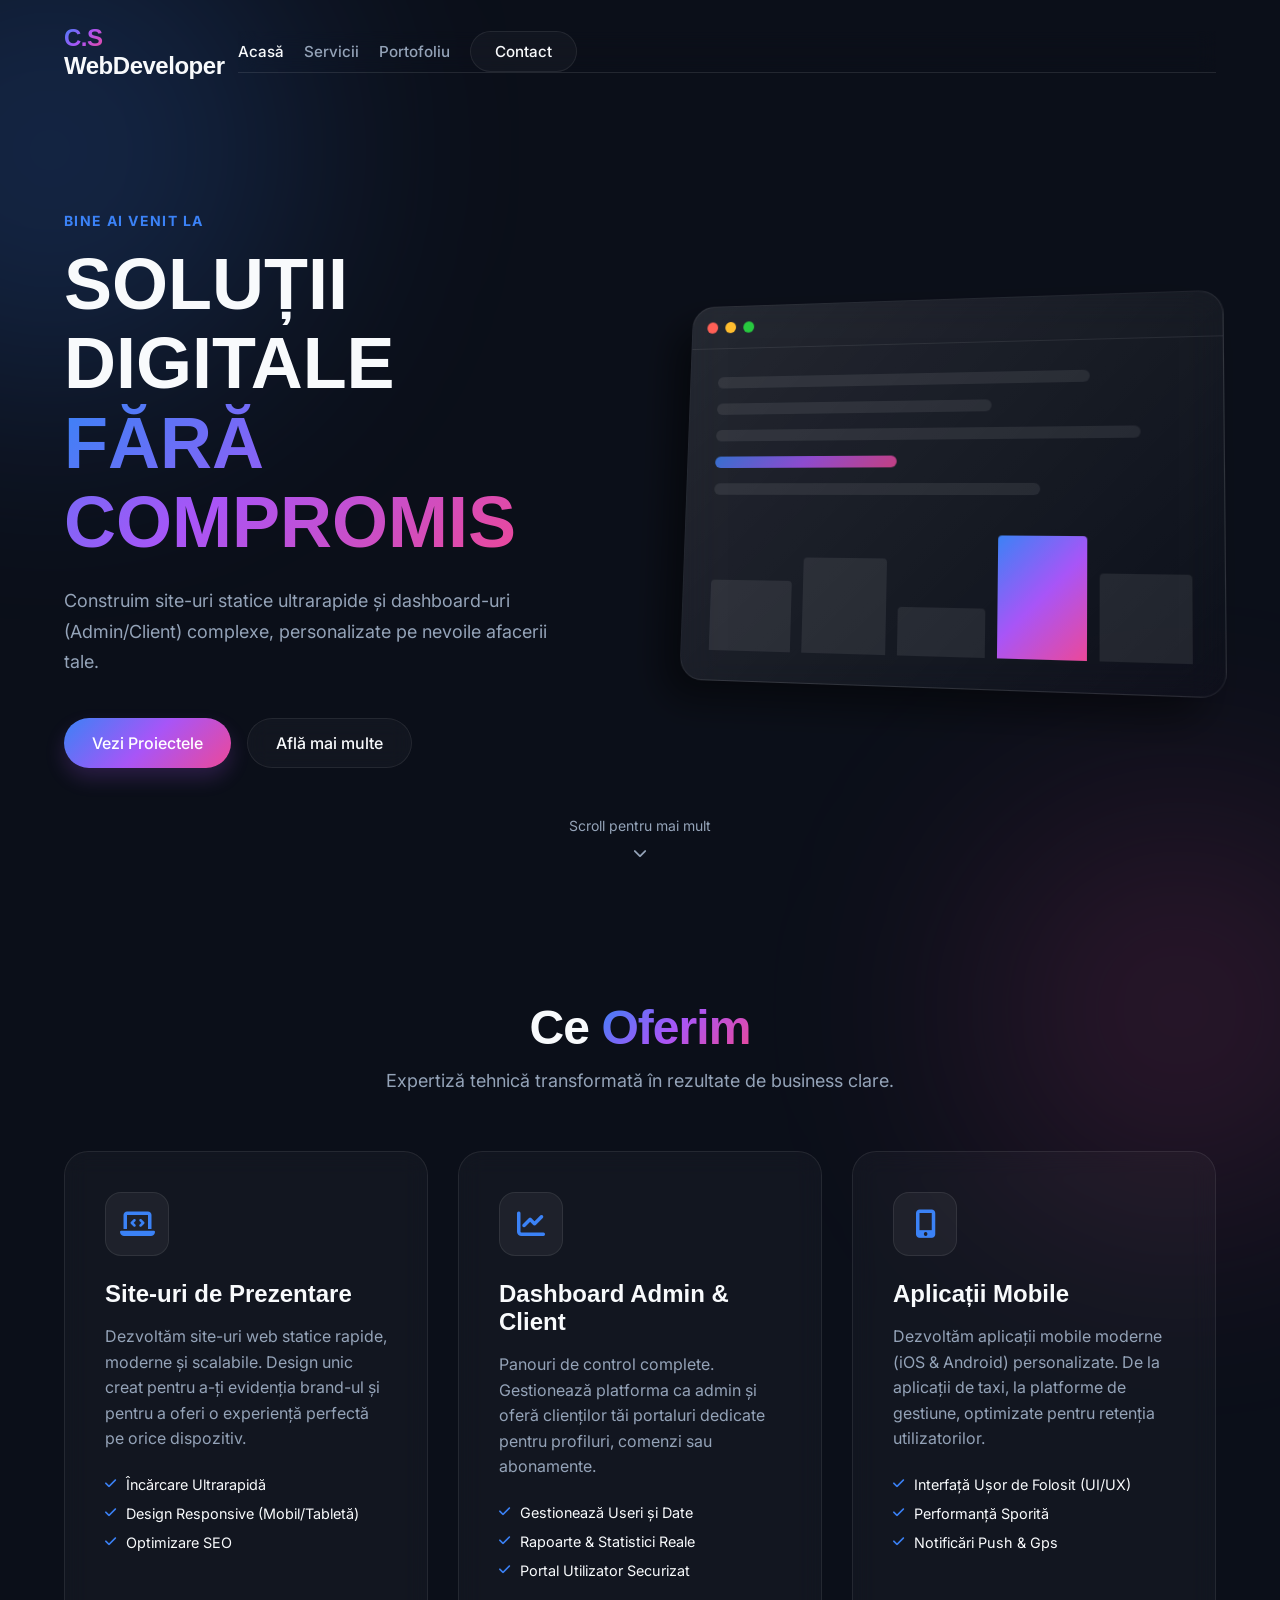
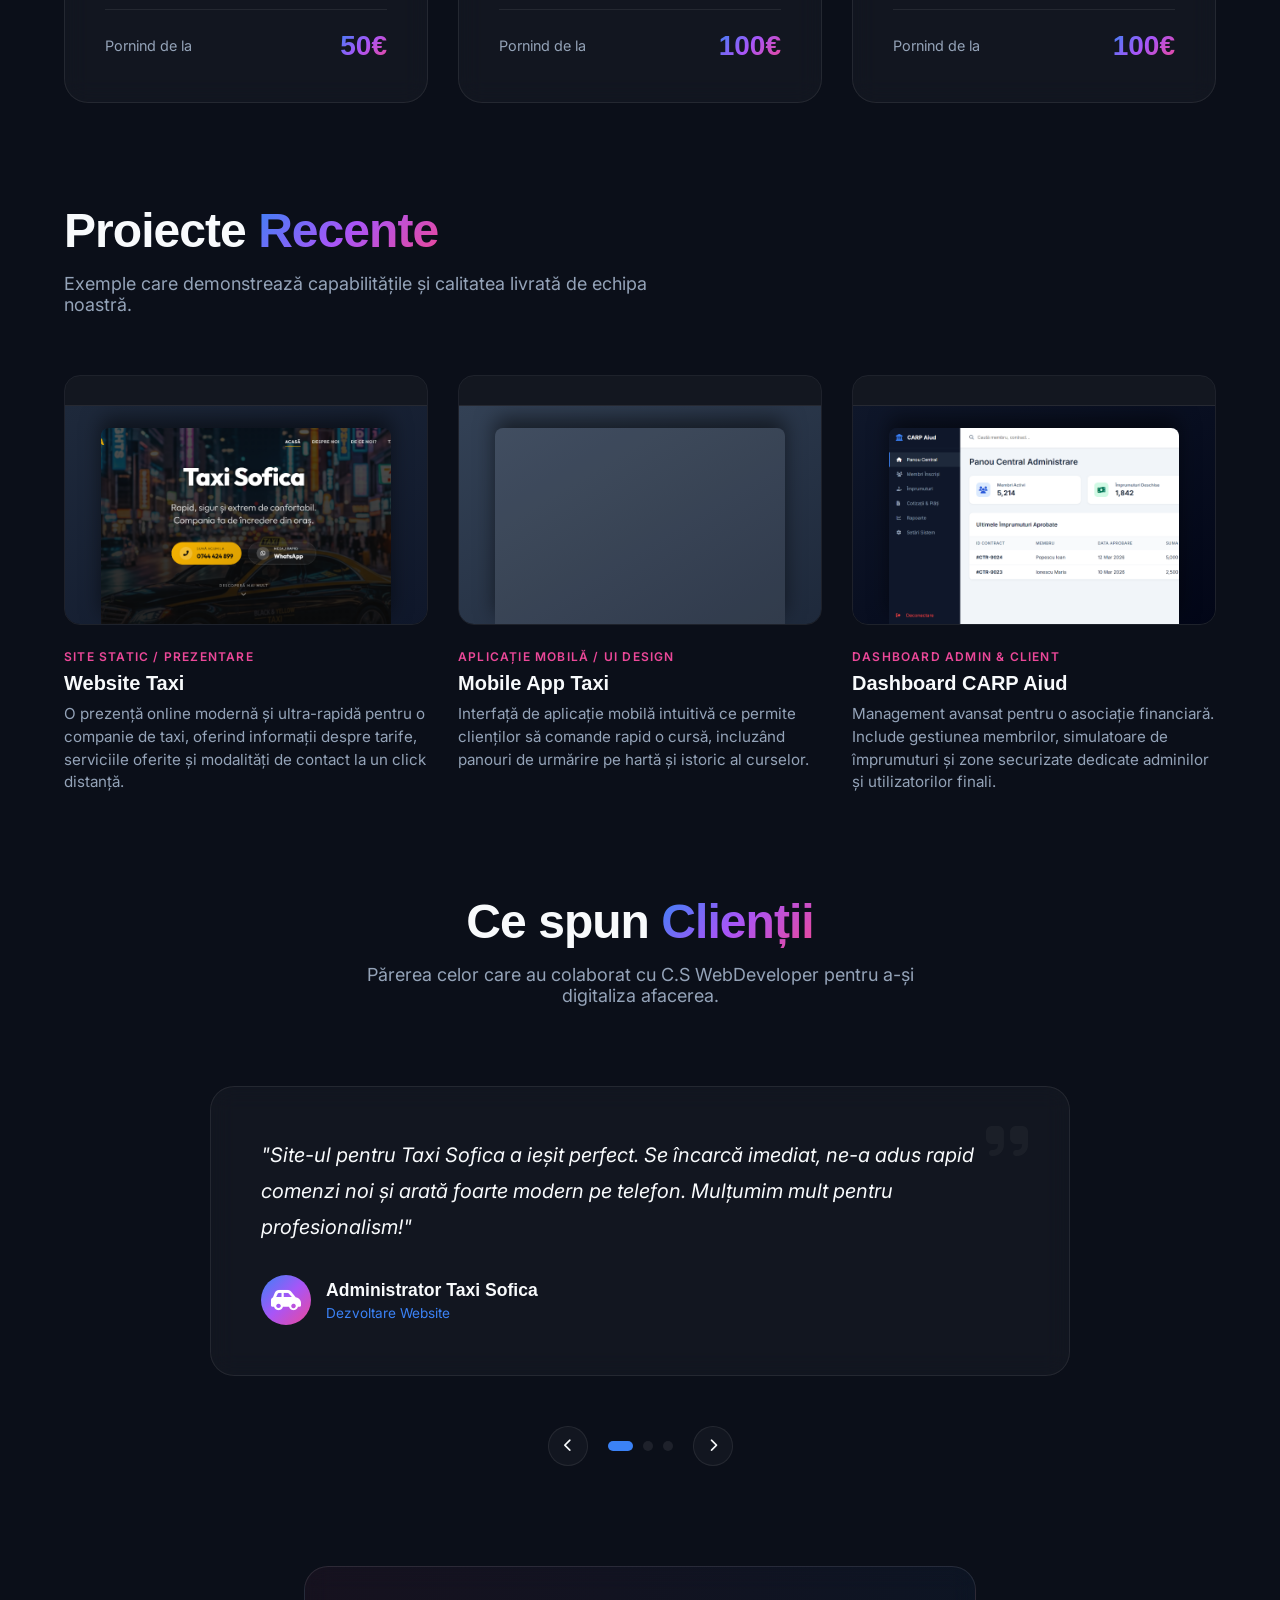
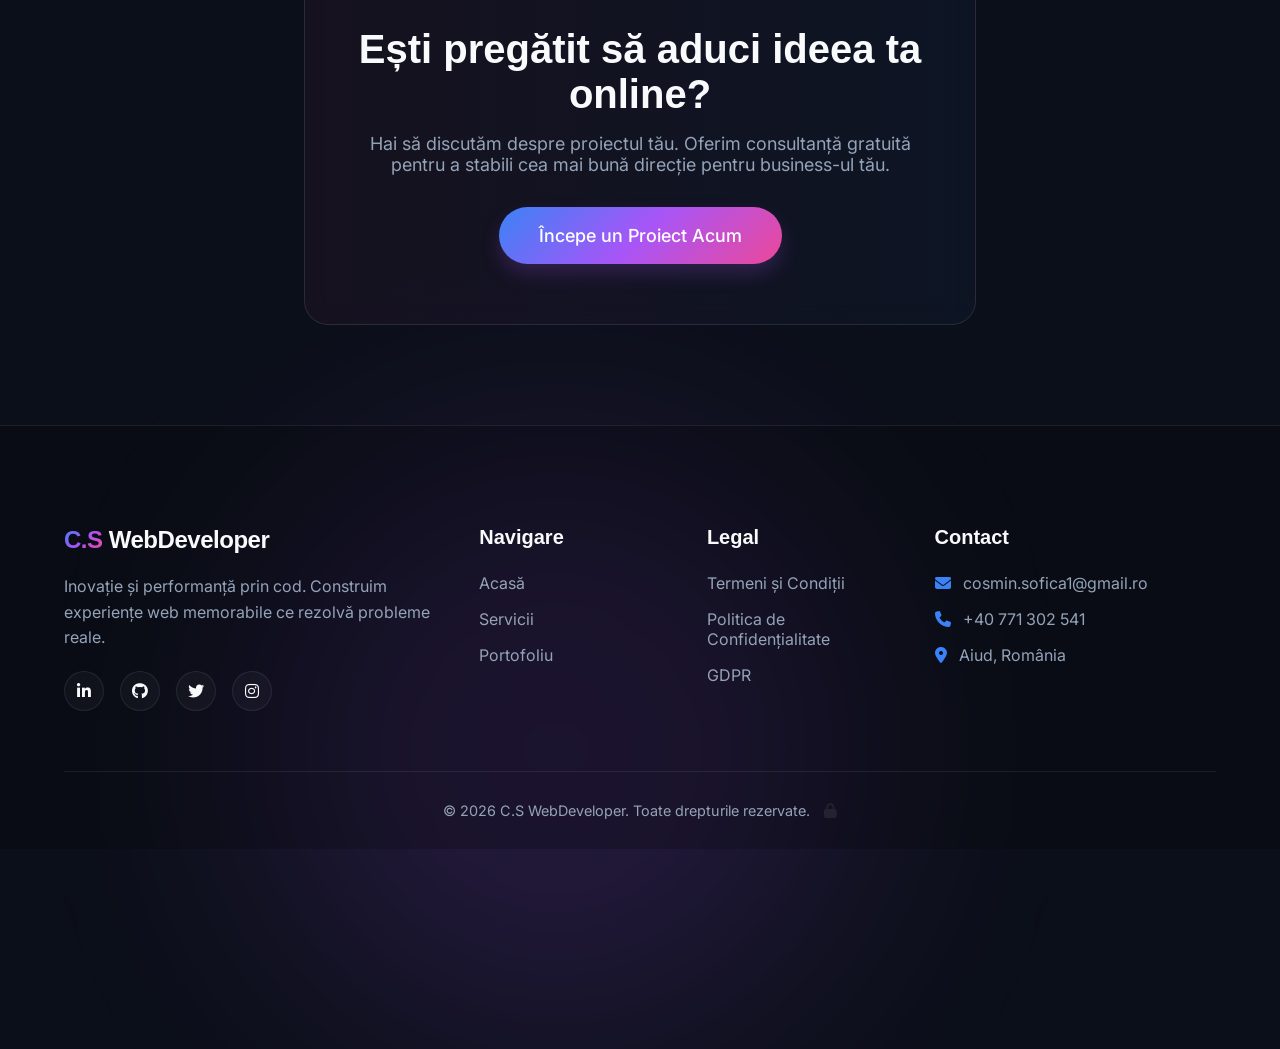
<file: index.html>
<!DOCTYPE html>
<html lang="ro">

<head>
    <meta charset="UTF-8">
    <meta name="viewport" content="width=device-width, initial-scale=1.0">
    <title>C.S WebDeveloper | Portofoliu</title>
    <meta name="description"
        content="Portofoliul oficial al C.S WebDeveloper. Experți în site-uri statice și dashboard-uri (Admin/Client).">

    <!-- Google Fonts -->
    <link rel="preconnect" href="https://fonts.googleapis.com">
    <link rel="preconnect" href="https://fonts.gstatic.com" crossorigin>
    <link
        href="https://fonts.googleapis.com/css2?family=Clash+Display:wght@400;500;600;700&family=Inter:wght@300;400;500;600&display=swap"
        rel="stylesheet">

    <!-- FontAwesome pt pictograme -->
    <link rel="stylesheet" href="https://cdnjs.cloudflare.com/ajax/libs/font-awesome/6.4.0/css/all.min.css">

    <link rel="stylesheet" href="style.css">
</head>

<body>
    <!-- Background elemente animate -->
    <div class="blob blob-1"></div>
    <div class="blob blob-2"></div>
    <div class="blob blob-3"></div>

    <!-- Header Navigation -->
    <header class="navbar">
        <div class="container nav-container">
            <a href="#" class="logo">
                <span class="logo-accent">C.S</span> WebDeveloper
            </a>
            <nav class="nav-links">
                <a href="#home" class="nav-link active">Acasă</a>
                <a href="#services" class="nav-link">Servicii</a>
                <a href="#portfolio" class="nav-link">Portofoliu</a>
                <a href="contact.html" class="nav-btn">Contact</a>
            </nav>
            <div class="hamburger">
                <i class="fas fa-bars"></i>
            </div>
        </div>
    </header>

    <!-- Hero Section -->
    <section id="home" class="hero">
        <div class="container hero-content">
            <div class="hero-text">
                <h2 class="subtitle">BINE AI VENIT LA</h2>
                <h1 class="title">SOLUȚII DIGITALE <br><span class="gradient-text">FĂRĂ COMPROMIS</span></h1>
                <p class="description">Construim site-uri statice ultrarapide și dashboard-uri (Admin/Client) complexe,
                    personalizate pe nevoile afacerii tale.</p>
                <div class="hero-buttons">
                    <a href="#portfolio" class="btn btn-primary">Vezi Proiectele</a>
                    <a href="#services" class="btn btn-secondary">Află mai multe</a>
                </div>
            </div>
            <div class="hero-visual">
                <div class="glass-panel main-panel">
                    <div class="panel-header">
                        <div class="dot red"></div>
                        <div class="dot yellow"></div>
                        <div class="dot green"></div>
                    </div>
                    <div class="panel-body">
                        <div class="code-line w-80"></div>
                        <div class="code-line w-60"></div>
                        <div class="code-line w-90"></div>
                        <div class="code-line w-40 highlight"></div>
                        <div class="code-line w-70"></div>
                        <div class="chart-container">
                            <div class="bar h-60"></div>
                            <div class="bar h-80"></div>
                            <div class="bar h-40"></div>
                            <div class="bar h-100 accent"></div>
                            <div class="bar h-70"></div>
                        </div>
                    </div>
                </div>
            </div>
        </div>
        <div class="scroll-indicator">
            <span>Scroll pentru mai mult</span>
            <i class="fas fa-chevron-down"></i>
        </div>
    </section>

    <!-- Services Section -->
    <section id="services" class="services">
        <div class="container pt-100">
            <div class="section-header center">
                <h2 class="section-title">Ce <span class="gradient-text">Oferim</span></h2>
                <p class="section-subtitle">Expertiză tehnică transformată în rezultate de business clare.</p>
            </div>

            <div class="services-grid">
                <!-- Service 1 -->
                <div class="service-card glass-card">
                    <div class="service-icon">
                        <i class="fa-solid fa-laptop-code"></i>
                    </div>
                    <h3>Site-uri de Prezentare</h3>
                    <p>Dezvoltăm site-uri web statice rapide, moderne și scalabile. Design unic creat pentru a-ți
                        evidenția brand-ul și pentru a oferi o experiență perfectă pe orice dispozitiv.</p>
                    <ul class="service-features">
                        <li><i class="fas fa-check"></i> Încărcare Ultrarapidă</li>
                        <li><i class="fas fa-check"></i> Design Responsive (Mobil/Tabletă)</li>
                        <li><i class="fas fa-check"></i> Optimizare SEO</li>
                    </ul>
                    <div class="service-price">
                        <span class="price-label">Pornind de la</span>
                        <div class="price-value">50€</div>
                    </div>
                </div>

                <!-- Service 2 -->
                <div class="service-card glass-card">
                    <div class="service-icon">
                        <i class="fa-solid fa-chart-line"></i>
                    </div>
                    <h3>Dashboard Admin & Client</h3>
                    <p>Panouri de control complete. Gestionează platforma ca admin și oferă clienților tăi portaluri
                        dedicate pentru profiluri, comenzi sau abonamente.</p>
                    <ul class="service-features">
                        <li><i class="fas fa-check"></i> Gestionează Useri și Date</li>
                        <li><i class="fas fa-check"></i> Rapoarte & Statistici Reale</li>
                        <li><i class="fas fa-check"></i> Portal Utilizator Securizat</li>
                    </ul>
                    <div class="service-price">
                        <span class="price-label">Pornind de la</span>
                        <div class="price-value">100€</div>
                    </div>
                </div>

                <!-- Service 3 -->
                <div class="service-card glass-card">
                    <div class="service-icon">
                        <i class="fa-solid fa-mobile-screen-button"></i>
                    </div>
                    <h3>Aplicații Mobile</h3>
                    <p>Dezvoltăm aplicații mobile moderne (iOS & Android) personalizate. De la aplicații de taxi, la
                        platforme de gestiune, optimizate pentru retenția utilizatorilor.</p>
                    <ul class="service-features">
                        <li><i class="fas fa-check"></i> Interfață Ușor de Folosit (UI/UX)</li>
                        <li><i class="fas fa-check"></i> Performanță Sporită</li>
                        <li><i class="fas fa-check"></i> Notificări Push & Gps</li>
                    </ul>
                    <div class="service-price">
                        <span class="price-label">Pornind de la</span>
                        <div class="price-value">100€</div>
                    </div>
                </div>
            </div>
        </div>
    </section>

    <!-- Portfolio Section -->
    <section id="portfolio" class="portfolio">
        <div class="container pt-100">
            <div class="section-header">
                <h2 class="section-title">Proiecte <span class="gradient-text">Recente</span></h2>
                <p class="section-subtitle">Exemple care demonstrează capabilitățile și calitatea livrată de echipa
                    noastră.</p>
            </div>

            <div class="portfolio-grid">
                <!-- Project 1 -->
                <div class="portfolio-item">
                    <div class="portfolio-image">
                        <!-- We will use CSS gradients and glass to simulate a clean UI -->
                        <div class="mock-browser">
                            <div class="mock-header">
                                <span class="dot"></span><span class="dot"></span><span class="dot"></span>
                            </div>
                            <div class="mock-body p1-bg">
                                <div class="mock-content"
                                    style="background-image: url('taxi_preview.png'); background-size: cover; background-position: top center;">
                                </div>
                            </div>
                        </div>
                        <div class="portfolio-overlay">
                            <a href="#" class="view-btn"><i class="fas fa-eye"></i> Vezi Proiect</a>
                        </div>
                    </div>
                    <div class="portfolio-info">
                        <span class="tag">Site Static / Prezentare</span>
                        <h3>Website Taxi</h3>
                        <p>O prezență online modernă și ultra-rapidă pentru o companie de taxi, oferind informații
                            despre tarife, serviciile oferite și modalități de contact la un click distanță.</p>
                    </div>
                </div>

                <!-- Project 2 -->
                <div class="portfolio-item">
                    <div class="portfolio-image">
                        <div class="mock-browser">
                            <div class="mock-header">
                                <span class="dot"></span><span class="dot"></span><span class="dot"></span>
                            </div>
                            <div class="mock-body p2-bg">
                                <div class="mock-content"></div>
                            </div>
                        </div>
                        <div class="portfolio-overlay">
                            <a href="#" class="view-btn"><i class="fas fa-eye"></i> Vezi Proiect</a>
                        </div>
                    </div>
                    <div class="portfolio-info">
                        <span class="tag">Aplicație Mobilă / UI Design</span>
                        <h3>Mobile App Taxi</h3>
                        <p>Interfață de aplicație mobilă intuitivă ce permite clienților să comande rapid o cursă,
                            incluzând panouri de urmărire pe hartă și istoric al curselor.</p>
                    </div>
                </div>

                <!-- Project 3 -->
                <div class="portfolio-item">
                    <div class="portfolio-image">
                        <div class="mock-browser">
                            <div class="mock-header">
                                <span class="dot"></span><span class="dot"></span><span class="dot"></span>
                            </div>
                            <div class="mock-body p3-bg">
                                <div class="mock-content"
                                    style="background-image: url('carp_preview.png'); background-size: cover; background-position: top left;">
                                </div>
                            </div>
                        </div>
                        <div class="portfolio-overlay">
                            <a href="#" class="view-btn"><i class="fas fa-eye"></i> Vezi Proiect</a>
                        </div>
                    </div>
                    <div class="portfolio-info">
                        <span class="tag">Dashboard Admin & Client</span>
                        <h3>Dashboard CARP Aiud</h3>
                        <p>Management avansat pentru o asociație financiară. Include gestiunea membrilor, simulatoare de
                            împrumuturi și zone securizate dedicate adminilor și utilizatorilor finali.</p>
                    </div>
                </div>
            </div>
        </div>
    </section>

    <!-- Testimonials Section (Carousel) -->
    <section id="testimonials" class="testimonials">
        <div class="container pt-100">
            <div class="section-header center">
                <h2 class="section-title">Ce spun <span class="gradient-text">Clienții</span></h2>
                <p class="section-subtitle">Părerea celor care au colaborat cu C.S WebDeveloper pentru a-și digitaliza
                    afacerea.</p>
            </div>

            <div class="carousel-wrapper">
                <div class="carousel-track" id="carouselTrack">
                    <!-- Slide 1 -->
                    <div class="carousel-slide">
                        <div class="testimonial-card glass-card">
                            <i class="fas fa-quote-right quote-icon"></i>
                            <p class="testimonial-text">"Site-ul pentru Taxi Sofica a ieșit perfect. Se încarcă imediat,
                                ne-a adus rapid comenzi noi și arată foarte modern pe telefon. Mulțumim mult pentru
                                profesionalism!"</p>
                            <div class="testimonial-profile">
                                <div class="avatar"><i class="fas fa-car-side"></i></div>
                                <div class="info">
                                    <h4>Administrator Taxi Sofica</h4>
                                    <p>Dezvoltare Website</p>
                                </div>
                            </div>
                        </div>
                    </div>

                    <!-- Slide 2 -->
                    <div class="carousel-slide">
                        <div class="testimonial-card glass-card">
                            <i class="fas fa-quote-right quote-icon"></i>
                            <p class="testimonial-text">"Dashboard-ul pe care ni l-a creat a automatizat aproape toată
                                munca de birou. Ne putem gestiona membrii cu mult mai mare ușurință. Extrem de sigură
                                platforma!"</p>
                            <div class="testimonial-profile">
                                <div class="avatar"><i class="fas fa-building-columns"></i></div>
                                <div class="info">
                                    <h4>Manager CARP Aiud</h4>
                                    <p>Dashboard Admin & Client</p>
                                </div>
                            </div>
                        </div>
                    </div>

                    <!-- Slide 3 -->
                    <div class="carousel-slide">
                        <div class="testimonial-card glass-card">
                            <i class="fas fa-quote-right quote-icon"></i>
                            <p class="testimonial-text">"O experiență excelentă de la cap la coadă. Mi-a fost livrată o
                                aplicație fix pe nevoile mele specifice. Claritate, transparență și termene mereu
                                respectate."</p>
                            <div class="testimonial-profile">
                                <div class="avatar"><i class="fas fa-user-circle"></i></div>
                                <div class="info">
                                    <h4>Client Antreprenor</h4>
                                    <p>Aplicație Mobilă</p>
                                </div>
                            </div>
                        </div>
                    </div>
                </div>

                <!-- Carousel Controls -->
                <div class="carousel-nav">
                    <button id="prevBtn" class="carousel-btn"><i class="fas fa-chevron-left"></i></button>
                    <div class="carousel-indicators" id="carouselIndicators">
                        <!-- Dots generati de JS -->
                    </div>
                    <button id="nextBtn" class="carousel-btn"><i class="fas fa-chevron-right"></i></button>
                </div>
            </div>
        </div>
    </section>

    <!-- Call To Action -->
    <section class="cta-section">
        <div class="container container-sm">
            <div class="cta-box glass-card">
                <h2>Ești pregătit să aduci ideea ta online?</h2>
                <p>Hai să discutăm despre proiectul tău. Oferim consultanță gratuită pentru a stabili cea mai bună
                    direcție pentru business-ul tău.</p>
                <a href="contact.html" class="btn btn-primary btn-large">Începe un Proiect Acum</a>
            </div>
        </div>
    </section>

    <!-- Footer / Contact -->
    <footer>
        <div class="container footer-content pt-100">
            <div class="footer-grid">
                <div class="footer-brand">
                    <a href="#" class="logo">
                        <span class="logo-accent">C.S</span> WebDeveloper
                    </a>
                    <p>Inovație și performanță prin cod. Construim experiențe web memorabile ce rezolvă probleme reale.
                    </p>
                    <div class="social-links">
                        <a href="https://www.linkedin.com/in/cosmin-sofic%C4%83-b7531a354/"><i
                                class="fab fa-linkedin-in"></i></a>
                        <a href="https://github.com/Cosmin522154"><i class="fab fa-github"></i></a>
                        <a href="https://x.com/__Cosmin_"><i class="fab fa-twitter"></i></a>
                        <a href="https://www.instagram.com/cosmin_sof/"><i class="fab fa-instagram"></i></a>
                    </div>
                </div>
                <div class="footer-links">
                    <h3>Navigare</h3>
                    <ul>
                        <li><a href="#home">Acasă</a></li>
                        <li><a href="#services">Servicii</a></li>
                        <li><a href="#portfolio">Portofoliu</a></li>
                    </ul>
                </div>
                <div class="footer-links">
                    <h3>Legal</h3>
                    <ul>
                        <li><a href="termeni.html">Termeni și Condiții</a></li>
                        <li><a href="confidentialitate.html">Politica de Confidențialitate</a></li>
                        <li><a href="gdpr.html">GDPR</a></li>
                    </ul>
                </div>
                <div class="footer-contact">
                    <h3>Contact</h3>
                    <ul>
                        <li><i class="fas fa-envelope"></i> cosmin.sofica1@gmail.ro</li>
                        <li><i class="fas fa-phone"></i> +40 771 302 541</li>
                        <li><i class="fas fa-map-marker-alt"></i> Aiud, România</li>
                    </ul>
                </div>
            </div>
            <div class="footer-bottom">
                <p>&copy; 2026 C.S WebDeveloper. Toate drepturile rezervate. <a href="admin-dashboard.html"
                        title="Acces Admin"
                        style="color: var(--surface-border); margin-left:10px; transition: color 0.3s;"
                        onmouseover="this.style.color='var(--accent-primary)'"
                        onmouseout="this.style.color='var(--surface-border)'"><i class="fas fa-lock"></i></a></p>
            </div>
        </div>
    </footer>

    <script src="script.js"></script>
</body>

</html>
</file>
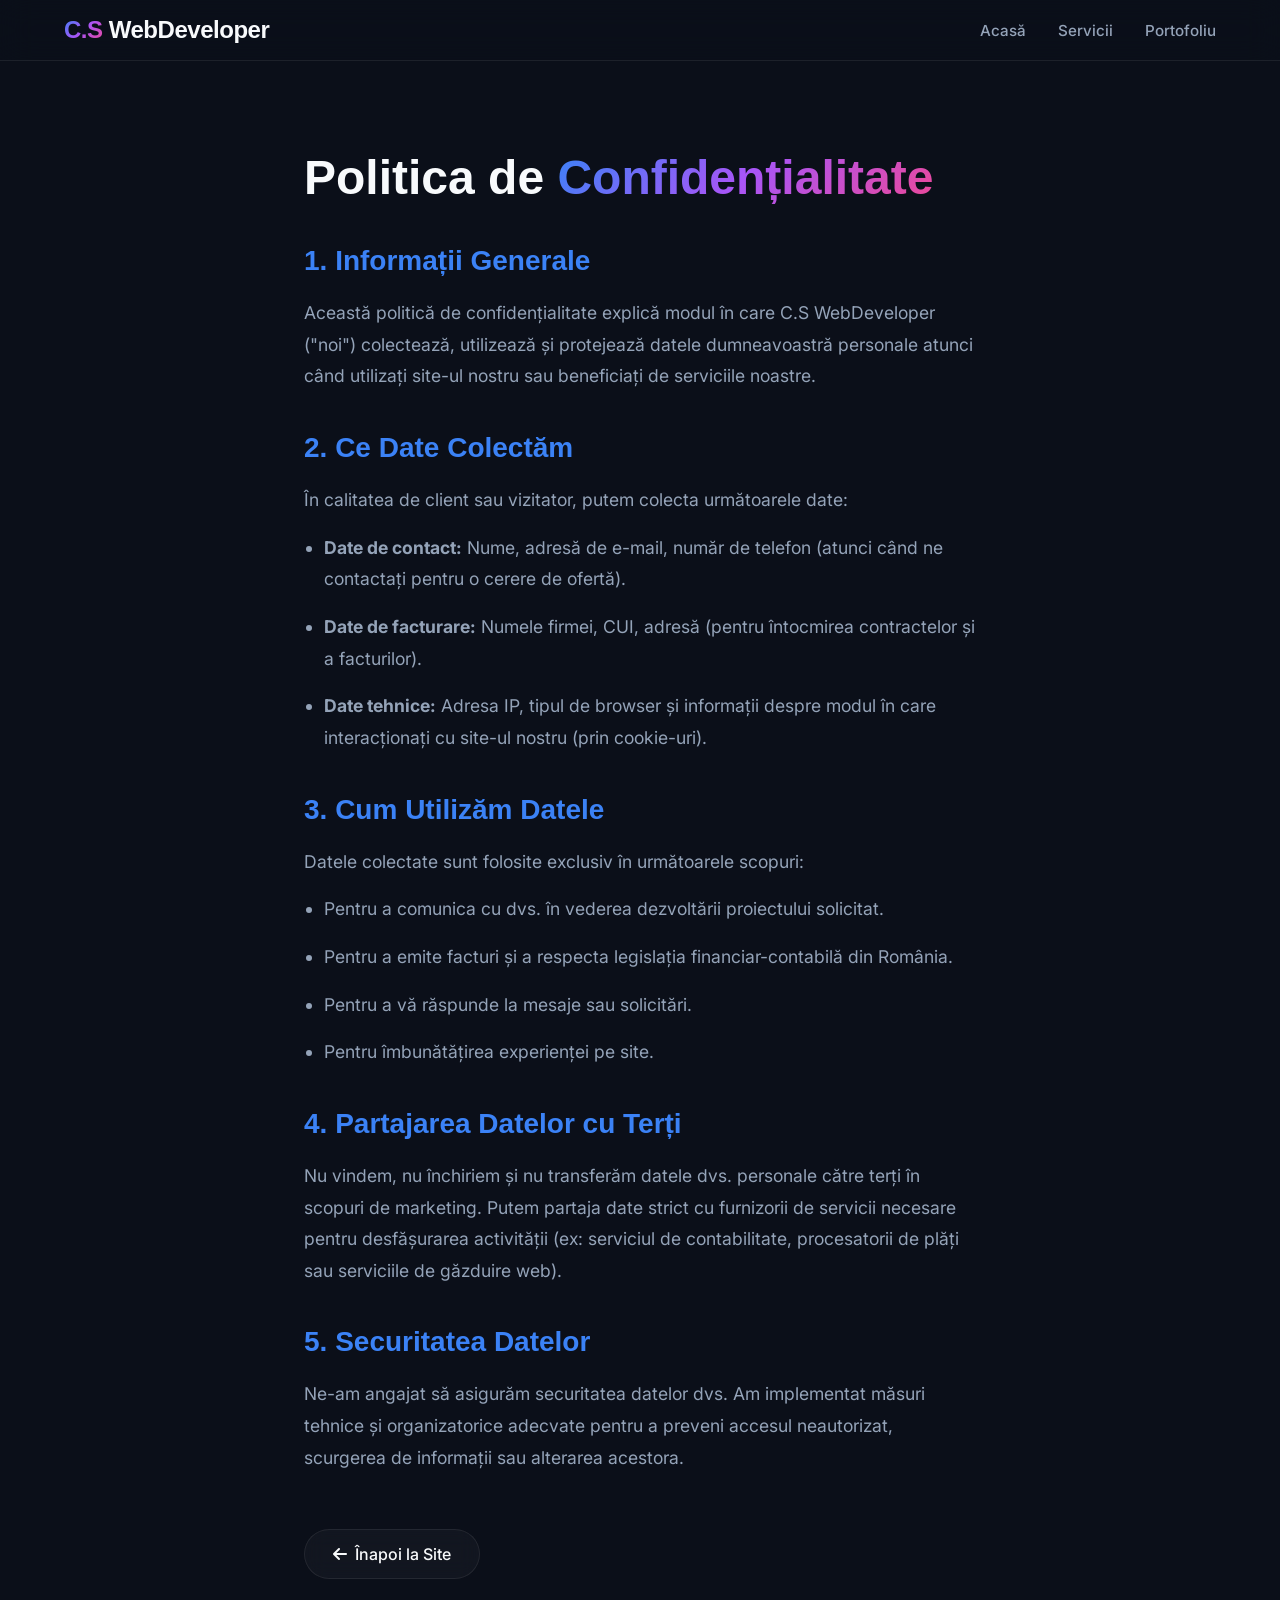
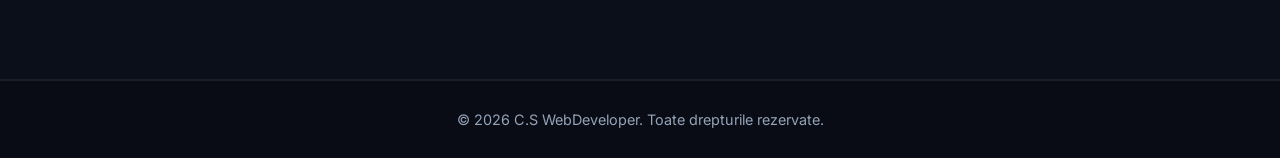
<file: confidentialitate.html>
<!DOCTYPE html>
<html lang="ro">
<head>
    <meta charset="UTF-8">
    <meta name="viewport" content="width=device-width, initial-scale=1.0">
    <title>Politica de Confidențialitate | C.S WebDeveloper</title>
    
    <!-- Google Fonts -->
    <link rel="preconnect" href="https://fonts.googleapis.com">
    <link rel="preconnect" href="https://fonts.gstatic.com" crossorigin>
    <link href="https://fonts.googleapis.com/css2?family=Clash+Display:wght@400;500;600;700&family=Inter:wght@300;400;500;600&display=swap" rel="stylesheet">
    
    <!-- FontAwesome -->
    <link rel="stylesheet" href="https://cdnjs.cloudflare.com/ajax/libs/font-awesome/6.4.0/css/all.min.css">
    
    <link rel="stylesheet" href="style.css">
    <style>
        .legal-content {
            padding-top: 150px;
            padding-bottom: 100px;
            min-height: 80vh;
        }
        .legal-content h1 {
            font-size: 3rem;
            margin-bottom: 40px;
        }
        .legal-content h2 {
            font-size: 1.75rem;
            margin-top: 40px;
            margin-bottom: 20px;
            color: var(--accent-primary);
        }
        .legal-content p, .legal-content li {
            font-size: 1.1rem;
            line-height: 1.8;
            color: var(--text-secondary);
            margin-bottom: 16px;
        }
        .legal-content ul {
            list-style-type: disc;
            margin-left: 20px;
            margin-bottom: 24px;
        }
    </style>
</head>
<body>
    <!-- Navbar -->
    <header class="navbar scrolled">
        <div class="container nav-container">
            <a href="index.html" class="logo">
                <span class="logo-accent">C.S</span> WebDeveloper
            </a>
            <nav class="nav-links">
                <a href="index.html#home" class="nav-link">Acasă</a>
                <a href="index.html#services" class="nav-link">Servicii</a>
                <a href="index.html#portfolio" class="nav-link">Portofoliu</a>
            </nav>
            <div class="hamburger">
                <i class="fas fa-bars"></i>
            </div>
        </div>
    </header>

    <!-- Content -->
    <main class="legal-content container container-sm">
        <h1>Politica de <span class="gradient-text">Confidențialitate</span></h1>
        
        <h2>1. Informații Generale</h2>
        <p>Această politică de confidențialitate explică modul în care C.S WebDeveloper ("noi") colectează, utilizează și protejează datele dumneavoastră personale atunci când utilizați site-ul nostru sau beneficiați de serviciile noastre.</p>
        
        <h2>2. Ce Date Colectăm</h2>
        <p>În calitatea de client sau vizitator, putem colecta următoarele date:</p>
        <ul>
            <li><strong>Date de contact:</strong> Nume, adresă de e-mail, număr de telefon (atunci când ne contactați pentru o cerere de ofertă).</li>
            <li><strong>Date de facturare:</strong> Numele firmei, CUI, adresă (pentru întocmirea contractelor și a facturilor).</li>
            <li><strong>Date tehnice:</strong> Adresa IP, tipul de browser și informații despre modul în care interacționați cu site-ul nostru (prin cookie-uri).</li>
        </ul>
        
        <h2>3. Cum Utilizăm Datele</h2>
        <p>Datele colectate sunt folosite exclusiv în următoarele scopuri:</p>
        <ul>
            <li>Pentru a comunica cu dvs. în vederea dezvoltării proiectului solicitat.</li>
            <li>Pentru a emite facturi și a respecta legislația financiar-contabilă din România.</li>
            <li>Pentru a vă răspunde la mesaje sau solicitări.</li>
            <li>Pentru îmbunătățirea experienței pe site.</li>
        </ul>

        <h2>4. Partajarea Datelor cu Terți</h2>
        <p>Nu vindem, nu închiriem și nu transferăm datele dvs. personale către terți în scopuri de marketing. Putem partaja date strict cu furnizorii de servicii necesare pentru desfășurarea activității (ex: serviciul de contabilitate, procesatorii de plăți sau serviciile de găzduire web).</p>

        <h2>5. Securitatea Datelor</h2>
        <p>Ne-am angajat să asigurăm securitatea datelor dvs. Am implementat măsuri tehnice și organizatorice adecvate pentru a preveni accesul neautorizat, scurgerea de informații sau alterarea acestora.</p>
        
        <br><br>
        <a href="index.html" class="btn btn-secondary"><i class="fas fa-arrow-left"></i> &nbsp; Înapoi la Site</a>
    </main>

    <!-- Footer -->
    <footer>
        <div class="container footer-bottom">
            <p>&copy; 2026 C.S WebDeveloper. Toate drepturile rezervate.</p>
        </div>
    </footer>
</body>
</html>
</file>
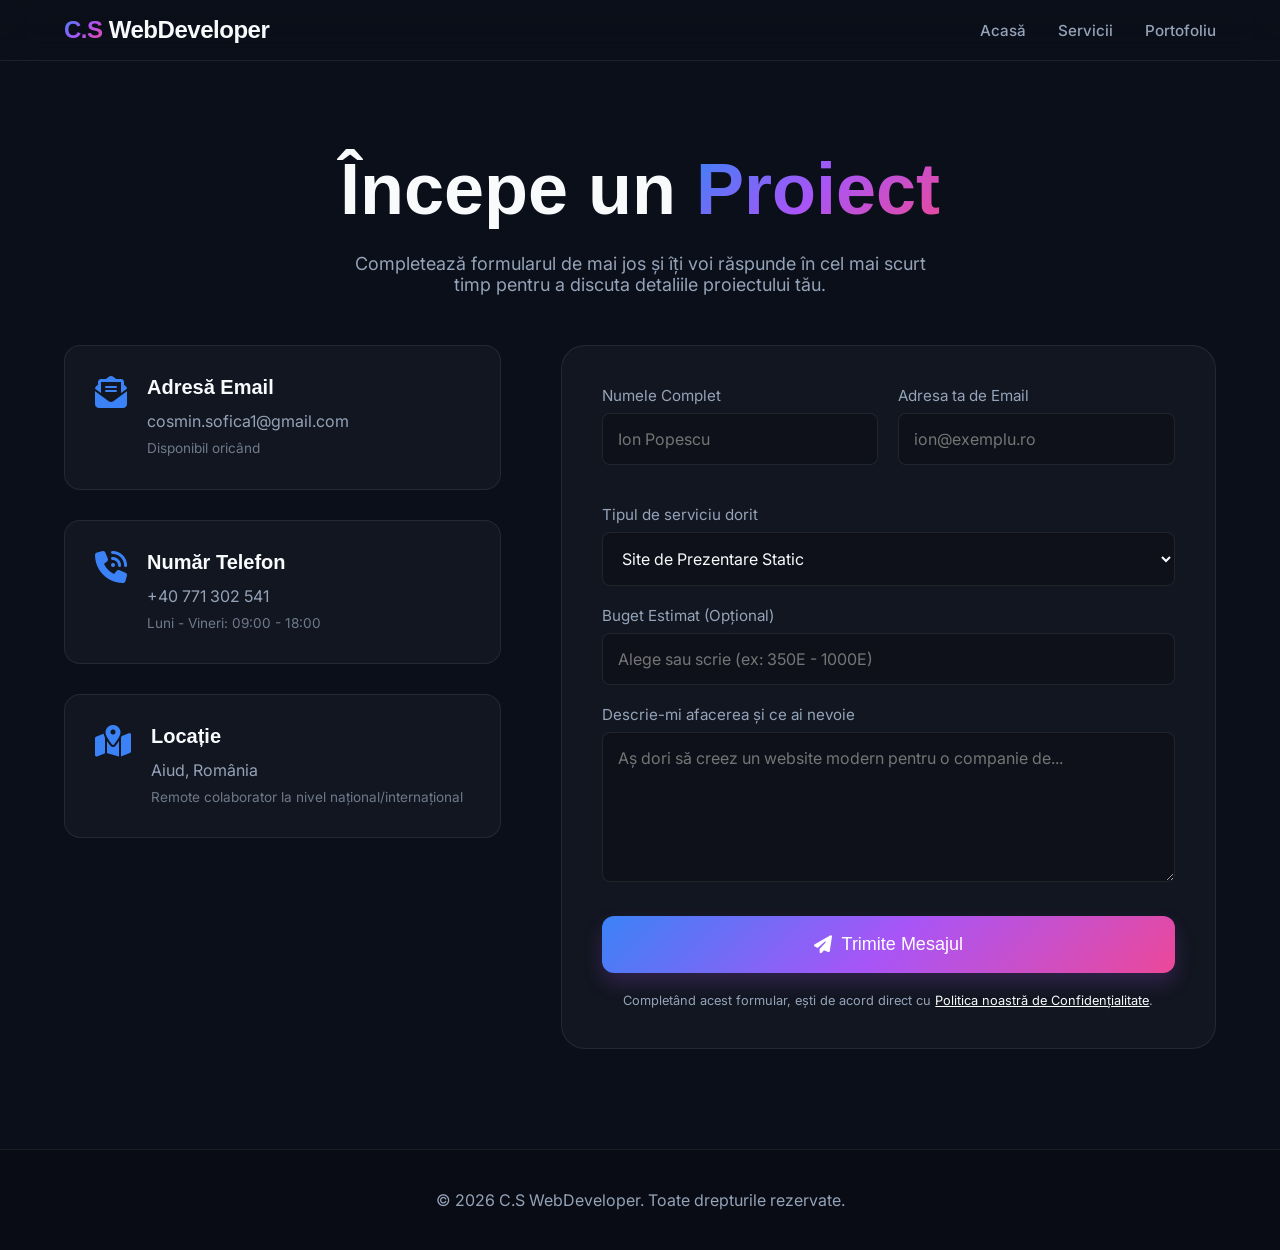
<file: contact.html>
<!DOCTYPE html>
<html lang="ro">
<head>
    <meta charset="UTF-8">
    <meta name="viewport" content="width=device-width, initial-scale=1.0">
    <title>Contact | C.S WebDeveloper</title>
    
    <!-- Google Fonts -->
    <link rel="preconnect" href="https://fonts.googleapis.com">
    <link rel="preconnect" href="https://fonts.gstatic.com" crossorigin>
    <link href="https://fonts.googleapis.com/css2?family=Clash+Display:wght@400;500;600;700&family=Inter:wght@300;400;500;600&display=swap" rel="stylesheet">
    
    <!-- FontAwesome pt pictograme -->
    <link rel="stylesheet" href="https://cdnjs.cloudflare.com/ajax/libs/font-awesome/6.4.0/css/all.min.css">
    
    <link rel="stylesheet" href="style.css">
    <style>
        .contact-hero {
            padding-top: 150px;
            padding-bottom: 50px;
        }

        .contact-wrapper {
            display: grid;
            grid-template-columns: 1fr 1.5fr;
            gap: 60px;
            margin-bottom: 100px;
        }

        .contact-info {
            display: flex;
            flex-direction: column;
            gap: 30px;
        }

        .info-card {
            background: var(--surface-color);
            border: 1px solid var(--surface-border);
            border-radius: var(--radius-md);
            padding: 30px;
            display: flex;
            align-items: flex-start;
            gap: 20px;
            transition: transform var(--transition-short);
        }

        .info-card:hover {
            transform: translateY(-5px);
            border-color: var(--accent-primary);
        }

        .info-card i {
            font-size: 2rem;
            color: var(--accent-primary);
        }

        .info-card h3 {
            margin-bottom: 10px;
            font-size: 1.25rem;
        }

        .info-card p {
            color: var(--text-secondary);
            line-height: 1.5;
        }

        .contact-form-container {
            background: var(--surface-color);
            border: 1px solid var(--surface-border);
            border-radius: var(--radius-lg);
            padding: 40px;
        }

        .form-row {
            display: grid;
            grid-template-columns: 1fr 1fr;
            gap: 20px;
            margin-bottom: 20px;
        }

        .form-group {
            margin-bottom: 20px;
        }

        .form-group label {
            display: block;
            margin-bottom: 8px;
            color: var(--text-secondary);
            font-size: 0.95rem;
        }

        .form-control {
            width: 100%;
            padding: 15px;
            background: rgba(0, 0, 0, 0.2);
            border: 1px solid var(--surface-border);
            border-radius: 8px;
            color: var(--text-primary);
            font-family: inherit;
            font-size: 1rem;
            transition: border-color var(--transition-fast);
        }

        .form-control:focus {
            outline: none;
            border-color: var(--accent-primary);
        }

        textarea.form-control {
            resize: vertical;
            min-height: 150px;
        }

        @media (max-width: 768px) {
            .contact-wrapper {
                grid-template-columns: 1fr;
            }
            .form-row {
                grid-template-columns: 1fr;
            }
            .contact-form-container {
                padding: 30px 20px;
            }
        }
    </style>
</head>
<body>

    <!-- Header / Navbar -->
    <header class="navbar scrolled">
        <div class="container nav-container">
            <a href="index.html" class="logo">
                <span class="logo-accent">C.S</span> WebDeveloper
            </a>
            <nav class="nav-links">
                <a href="index.html#home" class="nav-link">Acasă</a>
                <a href="index.html#services" class="nav-link">Servicii</a>
                <a href="index.html#portfolio" class="nav-link">Portofoliu</a>
            </nav>
            <div class="hamburger">
                <i class="fas fa-bars"></i>
            </div>
        </div>
    </header>

    <main>
        <section class="contact-hero">
            <div class="container center">
                <h1 class="title">Începe un <span class="gradient-text">Proiect</span></h1>
                <p class="section-subtitle">Completează formularul de mai jos și îți voi răspunde în cel mai scurt timp pentru a discuta detaliile proiectului tău.</p>
            </div>
        </section>

        <section class="container contact-wrapper">
            
            <!-- Stanga: Info Contact -->
            <div class="contact-info">
                <div class="info-card">
                    <i class="fas fa-envelope-open-text"></i>
                    <div>
                        <h3>Adresă Email</h3>
                        <p>cosmin.sofica1@gmail.com</p>
                        <p style="font-size: 0.85rem; margin-top:5px; opacity:0.7;">Disponibil oricând</p>
                    </div>
                </div>
                
                <div class="info-card">
                    <i class="fas fa-phone-volume"></i>
                    <div>
                        <h3>Număr Telefon</h3>
                        <p>+40 771 302 541</p>
                        <p style="font-size: 0.85rem; margin-top:5px; opacity:0.7;">Luni - Vineri: 09:00 - 18:00</p>
                    </div>
                </div>

                <div class="info-card">
                    <i class="fas fa-map-location-dot"></i>
                    <div>
                        <h3>Locație</h3>
                        <p>Aiud, România</p>
                        <p style="font-size: 0.85rem; margin-top:5px; opacity:0.7;">Remote colaborator la nivel național/internațional</p>
                    </div>
                </div>
            </div>

            <!-- Dreapta: Formularul -->
            <div class="contact-form-container">
                <!-- Folosim FormSubmit (un serviciu gratuit, simplu, care doar primeste datele prin POST si ti le asambleaza direct pe mailul pus in `action`) -->
                <form action="https://formsubmit.co/cosmin.sofica1@gmail.com" method="POST">
                    
                    <!-- FormSubmit Configuration (ascunse din UI) -->
                    <!-- Setez un subiect frumos pe mail si pagină custom daca vrei un redirect -->
                    <input type="hidden" name="_subject" value="Cerere Proiect Nou - Site Portofoliu">
                    <!-- Redirectionare catre acelasi site dar la o pagina de thanks. Putem redirectiona pur si simplu tot in index. -->
                    <input type="hidden" name="_next" value="http://127.0.0.1:5500/index.html"> 
                    <!-- Activez template vizual arătos în mailul primit -->
                    <input type="hidden" name="_template" value="box">
                    
                    <div class="form-row">
                        <div class="form-group">
                            <label>Numele Complet</label>
                            <input type="text" name="Nume" class="form-control" placeholder="Ion Popescu" required>
                        </div>
                        <div class="form-group">
                            <label>Adresa ta de Email</label>
                            <input type="email" name="Email" class="form-control" placeholder="ion@exemplu.ro" required>
                        </div>
                    </div>

                    <div class="form-group">
                        <label>Tipul de serviciu dorit</label>
                        <select name="Serviciu_Dorit" class="form-control" required>
                            <option value="Site de Prezentare">Site de Prezentare Static</option>
                            <option value="Dashboard Admin/Client">Dashboard (Admin / Client)</option>
                            <option value="Aplicație Mobilă">Aplicație Mobilă</option>
                            <option value="Mentenanță Site">Mentenanță Site Existent</option>
                            <option value="Consultanta generala">Altceva / Consultanță</option>
                        </select>
                    </div>

                    <div class="form-group">
                        <label>Buget Estimat (Opțional)</label>
                        <input type="text" name="Buget" class="form-control" placeholder="Alege sau scrie (ex: 350E - 1000E)">
                    </div>

                    <div class="form-group">
                        <label>Descrie-mi afacerea și ce ai nevoie</label>
                        <textarea name="Mesaj_Detalii" class="form-control" placeholder="Aș dori să creez un website modern pentru o companie de..." required></textarea>
                    </div>

                    <button type="submit" class="btn btn-primary btn-large" style="width: 100%; border-radius: 12px; margin-top:10px;">
                        <i class="fas fa-paper-plane"></i> &nbsp; Trimite Mesajul
                    </button>
                    <p style="text-align:center; font-size:0.8rem; color:var(--text-secondary); margin-top:20px;">
                        Completând acest formular, ești de acord direct cu <a href="confidentialitate.html" style="text-decoration: underline; color:var(--text-primary);">Politica noastră de Confidențialitate</a>.
                    </p>
                </form>
            </div>
            
        </section>
    </main>

    <footer style="border-top: 1px solid var(--surface-border); padding: 40px 0;">
        <div class="container center">
            <p style="color:var(--text-secondary);">&copy; 2026 C.S WebDeveloper. Toate drepturile rezervate.</p>
        </div>
    </footer>

</body>
</html>
</file>
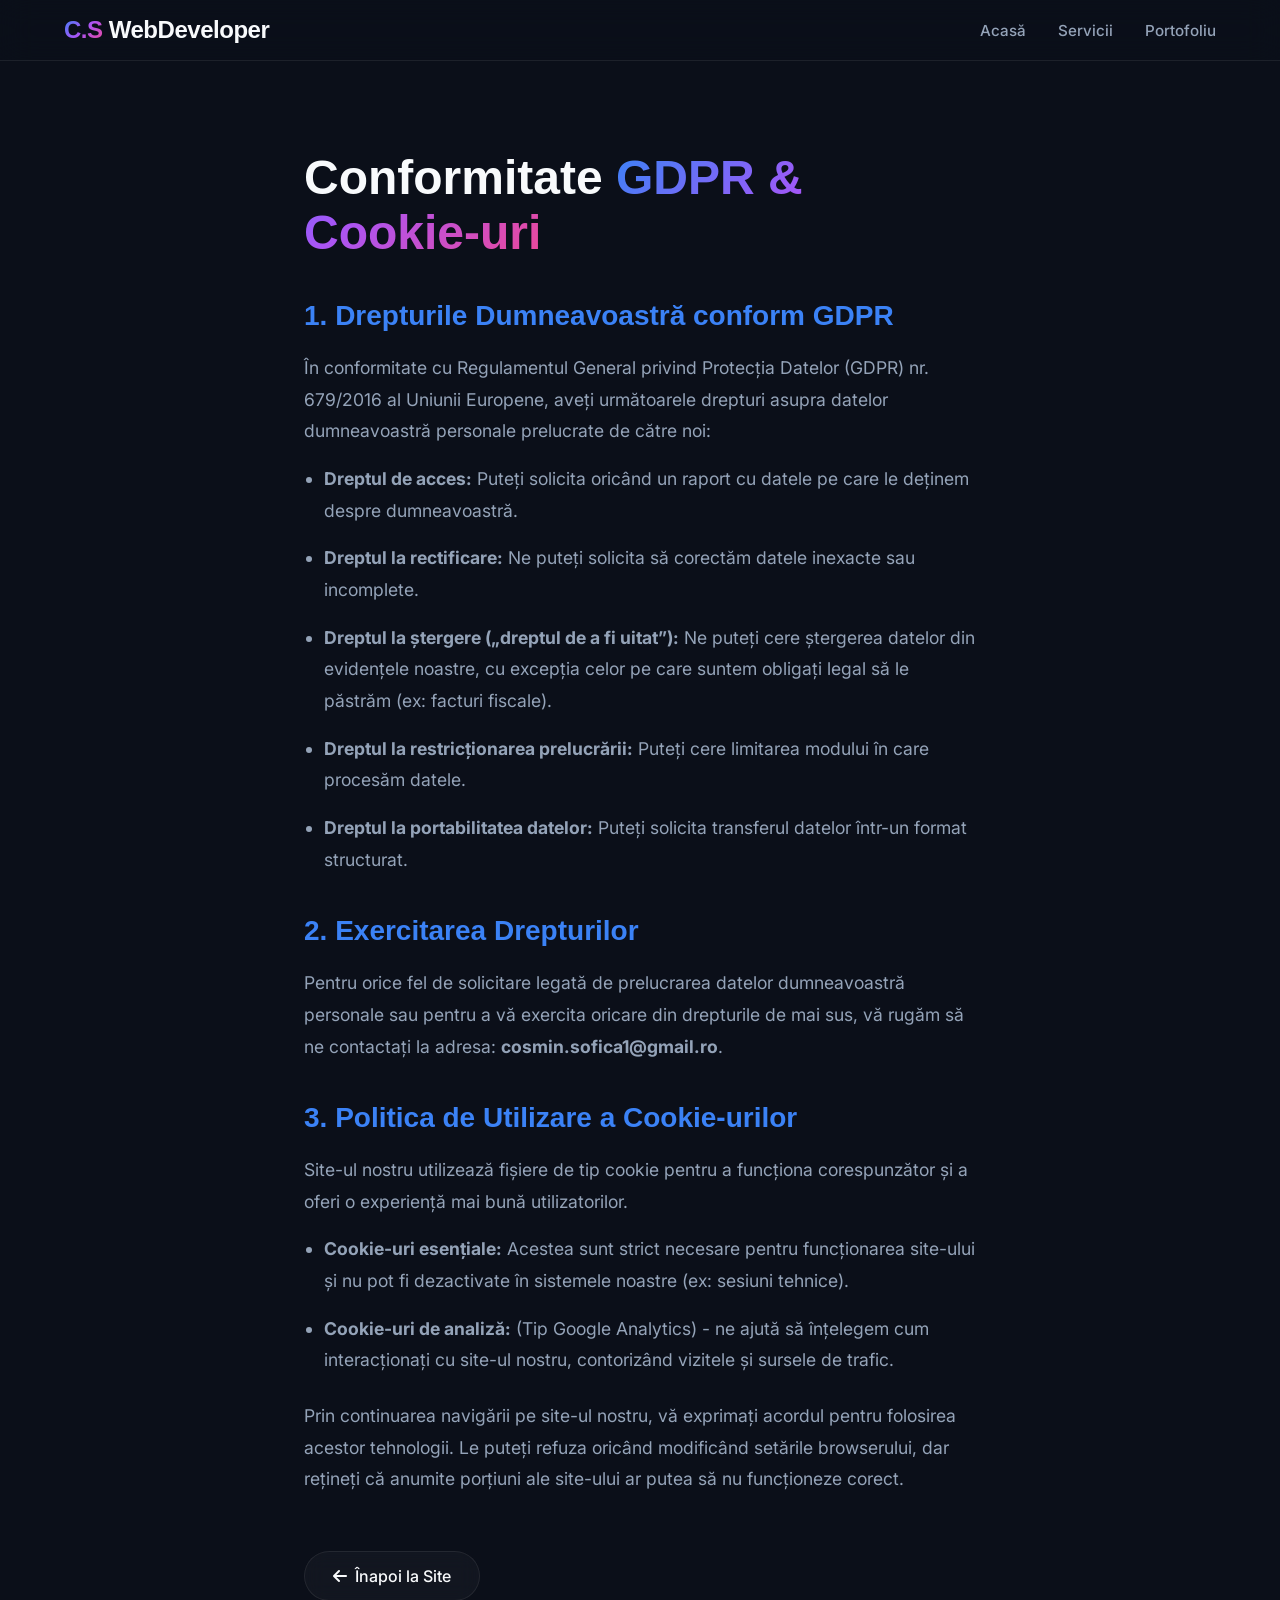
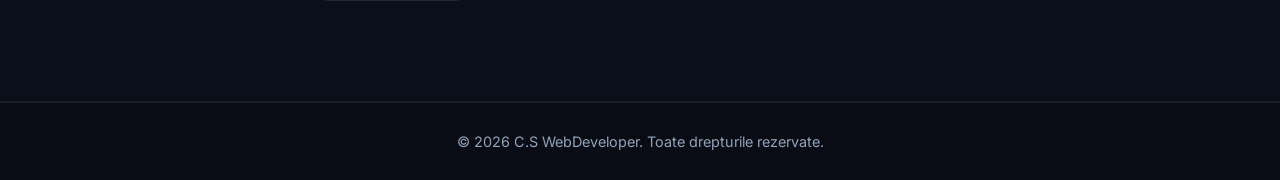
<file: gdpr.html>
<!DOCTYPE html>
<html lang="ro">
<head>
    <meta charset="UTF-8">
    <meta name="viewport" content="width=device-width, initial-scale=1.0">
    <title>GDPR & Cookie-uri | C.S WebDeveloper</title>
    
    <!-- Google Fonts -->
    <link rel="preconnect" href="https://fonts.googleapis.com">
    <link rel="preconnect" href="https://fonts.gstatic.com" crossorigin>
    <link href="https://fonts.googleapis.com/css2?family=Clash+Display:wght@400;500;600;700&family=Inter:wght@300;400;500;600&display=swap" rel="stylesheet">
    
    <!-- FontAwesome -->
    <link rel="stylesheet" href="https://cdnjs.cloudflare.com/ajax/libs/font-awesome/6.4.0/css/all.min.css">
    
    <link rel="stylesheet" href="style.css">
    <style>
        .legal-content {
            padding-top: 150px;
            padding-bottom: 100px;
            min-height: 80vh;
        }
        .legal-content h1 {
            font-size: 3rem;
            margin-bottom: 40px;
        }
        .legal-content h2 {
            font-size: 1.75rem;
            margin-top: 40px;
            margin-bottom: 20px;
            color: var(--accent-primary);
        }
        .legal-content p, .legal-content li {
            font-size: 1.1rem;
            line-height: 1.8;
            color: var(--text-secondary);
            margin-bottom: 16px;
        }
        .legal-content ul {
            list-style-type: disc;
            margin-left: 20px;
            margin-bottom: 24px;
        }
    </style>
</head>
<body>
    <!-- Navbar -->
    <header class="navbar scrolled">
        <div class="container nav-container">
            <a href="index.html" class="logo">
                <span class="logo-accent">C.S</span> WebDeveloper
            </a>
            <nav class="nav-links">
                <a href="index.html#home" class="nav-link">Acasă</a>
                <a href="index.html#services" class="nav-link">Servicii</a>
                <a href="index.html#portfolio" class="nav-link">Portofoliu</a>
            </nav>
            <div class="hamburger">
                <i class="fas fa-bars"></i>
            </div>
        </div>
    </header>

    <!-- Content -->
    <main class="legal-content container container-sm">
        <h1>Conformitate <span class="gradient-text">GDPR & Cookie-uri</span></h1>
        
        <h2>1. Drepturile Dumneavoastră conform GDPR</h2>
        <p>În conformitate cu Regulamentul General privind Protecția Datelor (GDPR) nr. 679/2016 al Uniunii Europene, aveți următoarele drepturi asupra datelor dumneavoastră personale prelucrate de către noi:</p>
        <ul>
            <li><strong>Dreptul de acces:</strong> Puteți solicita oricând un raport cu datele pe care le deținem despre dumneavoastră.</li>
            <li><strong>Dreptul la rectificare:</strong> Ne puteți solicita să corectăm datele inexacte sau incomplete.</li>
            <li><strong>Dreptul la ștergere („dreptul de a fi uitat”):</strong> Ne puteți cere ștergerea datelor din evidențele noastre, cu excepția celor pe care suntem obligați legal să le păstrăm (ex: facturi fiscale).</li>
            <li><strong>Dreptul la restricționarea prelucrării:</strong> Puteți cere limitarea modului în care procesăm datele.</li>
            <li><strong>Dreptul la portabilitatea datelor:</strong> Puteți solicita transferul datelor într-un format structurat.</li>
        </ul>

        <h2>2. Exercitarea Drepturilor</h2>
        <p>Pentru orice fel de solicitare legată de prelucrarea datelor dumneavoastră personale sau pentru a vă exercita oricare din drepturile de mai sus, vă rugăm să ne contactați la adresa: <strong>cosmin.sofica1@gmail.ro</strong>.</p>
        
        <h2>3. Politica de Utilizare a Cookie-urilor</h2>
        <p>Site-ul nostru utilizează fișiere de tip cookie pentru a funcționa corespunzător și a oferi o experiență mai bună utilizatorilor.</p>
        <ul>
            <li><strong>Cookie-uri esențiale:</strong> Acestea sunt strict necesare pentru funcționarea site-ului și nu pot fi dezactivate în sistemele noastre (ex: sesiuni tehnice).</li>
            <li><strong>Cookie-uri de analiză:</strong> (Tip Google Analytics) - ne ajută să înțelegem cum interacționați cu site-ul nostru, contorizând vizitele și sursele de trafic.</li>
        </ul>
        <p>Prin continuarea navigării pe site-ul nostru, vă exprimați acordul pentru folosirea acestor tehnologii. Le puteți refuza oricând modificând setările browserului, dar rețineți că anumite porțiuni ale site-ului ar putea să nu funcționeze corect.</p>

        <br><br>
        <a href="index.html" class="btn btn-secondary"><i class="fas fa-arrow-left"></i> &nbsp; Înapoi la Site</a>
    </main>

    <!-- Footer -->
    <footer>
        <div class="container footer-bottom">
            <p>&copy; 2026 C.S WebDeveloper. Toate drepturile rezervate.</p>
        </div>
    </footer>
</body>
</html>
</file>
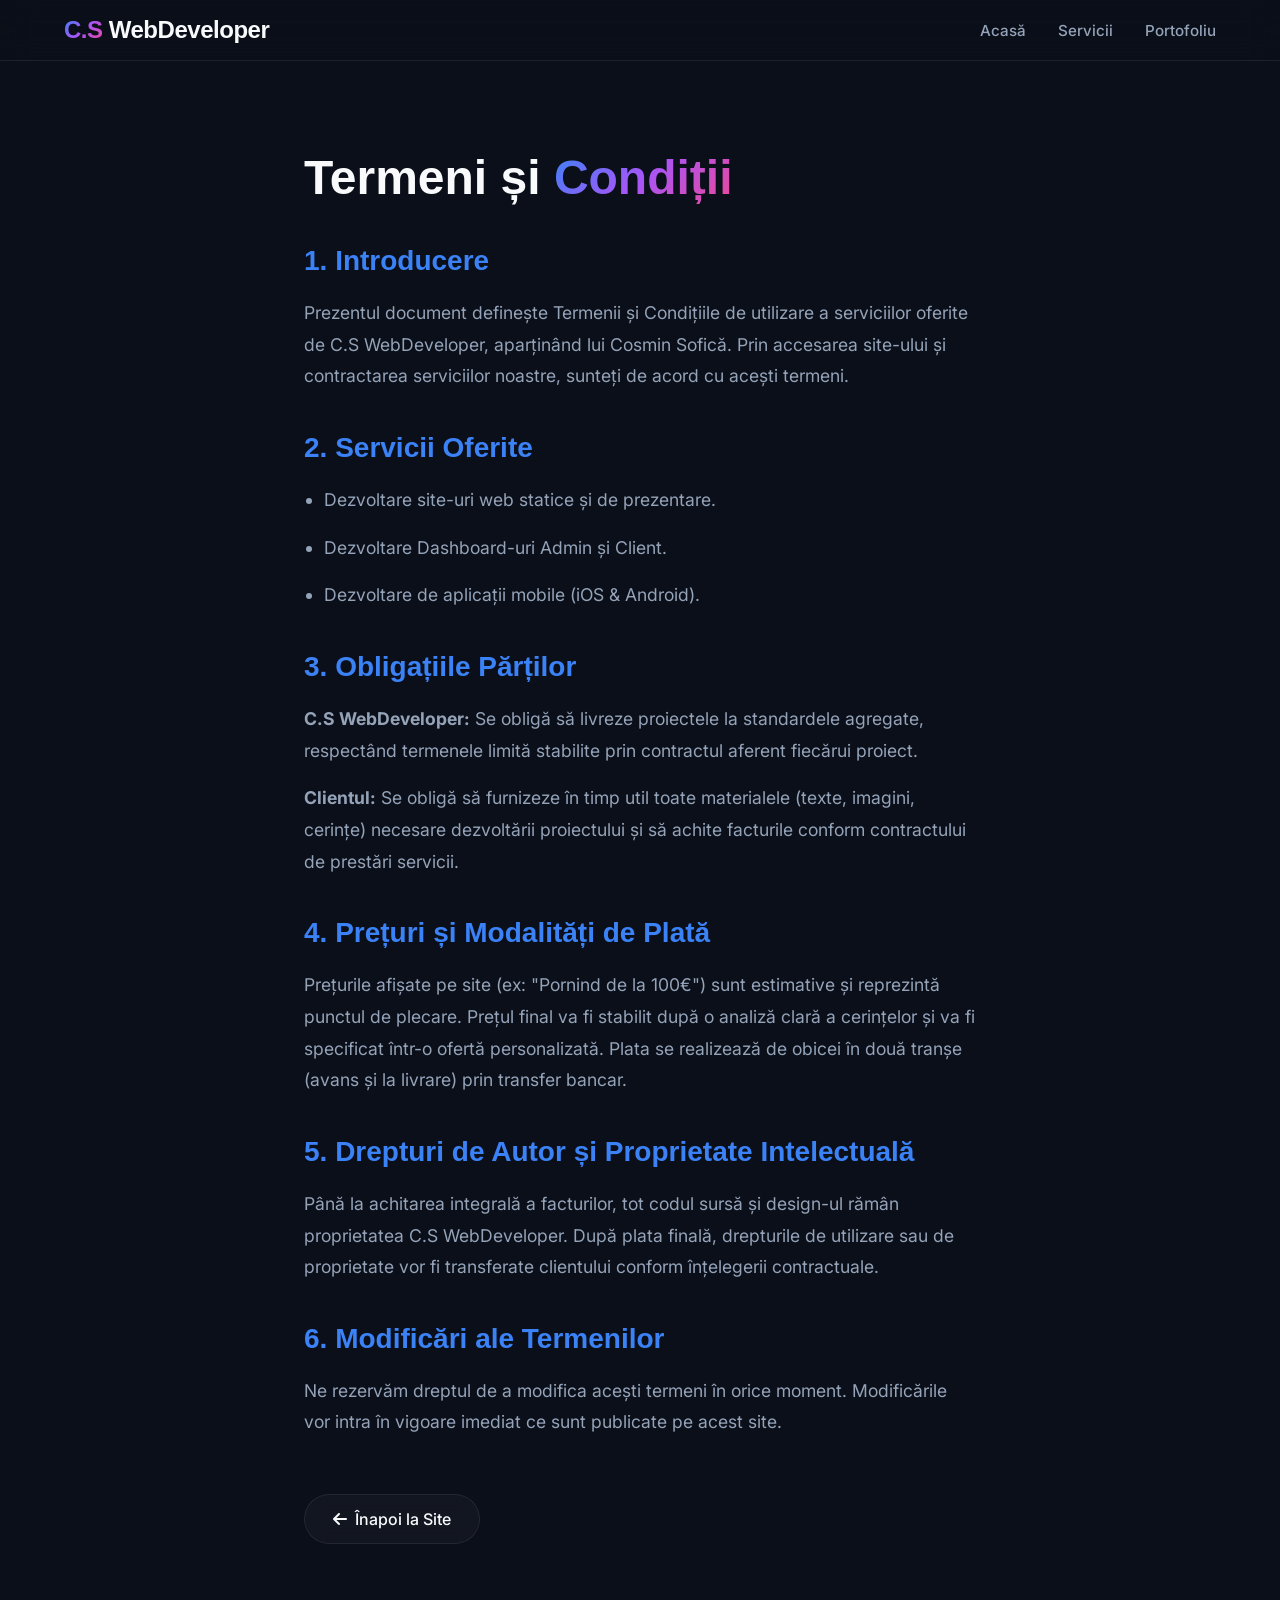
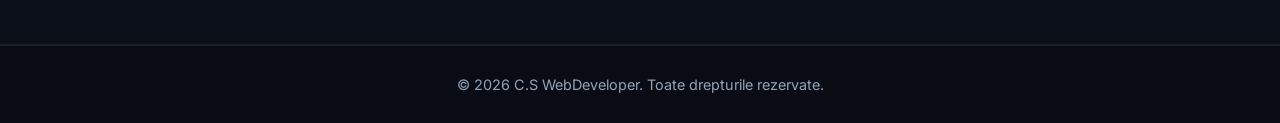
<file: termeni.html>
<!DOCTYPE html>
<html lang="ro">
<head>
    <meta charset="UTF-8">
    <meta name="viewport" content="width=device-width, initial-scale=1.0">
    <title>Termeni și Condiții | C.S WebDeveloper</title>
    
    <!-- Google Fonts -->
    <link rel="preconnect" href="https://fonts.googleapis.com">
    <link rel="preconnect" href="https://fonts.gstatic.com" crossorigin>
    <link href="https://fonts.googleapis.com/css2?family=Clash+Display:wght@400;500;600;700&family=Inter:wght@300;400;500;600&display=swap" rel="stylesheet">
    
    <!-- FontAwesome -->
    <link rel="stylesheet" href="https://cdnjs.cloudflare.com/ajax/libs/font-awesome/6.4.0/css/all.min.css">
    
    <link rel="stylesheet" href="style.css">
    <style>
        .legal-content {
            padding-top: 150px;
            padding-bottom: 100px;
            min-height: 80vh;
        }
        .legal-content h1 {
            font-size: 3rem;
            margin-bottom: 40px;
        }
        .legal-content h2 {
            font-size: 1.75rem;
            margin-top: 40px;
            margin-bottom: 20px;
            color: var(--accent-primary);
        }
        .legal-content p, .legal-content li {
            font-size: 1.1rem;
            line-height: 1.8;
            color: var(--text-secondary);
            margin-bottom: 16px;
        }
        .legal-content ul {
            list-style-type: disc;
            margin-left: 20px;
            margin-bottom: 24px;
        }
    </style>
</head>
<body>
    <!-- Navbar -->
    <header class="navbar scrolled">
        <div class="container nav-container">
            <a href="index.html" class="logo">
                <span class="logo-accent">C.S</span> WebDeveloper
            </a>
            <nav class="nav-links">
                <a href="index.html#home" class="nav-link">Acasă</a>
                <a href="index.html#services" class="nav-link">Servicii</a>
                <a href="index.html#portfolio" class="nav-link">Portofoliu</a>
            </nav>
            <div class="hamburger">
                <i class="fas fa-bars"></i>
            </div>
        </div>
    </header>

    <!-- Content -->
    <main class="legal-content container container-sm">
        <h1>Termeni și <span class="gradient-text">Condiții</span></h1>
        
        <h2>1. Introducere</h2>
        <p>Prezentul document definește Termenii și Condițiile de utilizare a serviciilor oferite de C.S WebDeveloper, aparținând lui Cosmin Sofică. Prin accesarea site-ului și contractarea serviciilor noastre, sunteți de acord cu acești termeni.</p>
        
        <h2>2. Servicii Oferite</h2>
        <ul>
            <li>Dezvoltare site-uri web statice și de prezentare.</li>
            <li>Dezvoltare Dashboard-uri Admin și Client.</li>
            <li>Dezvoltare de aplicații mobile (iOS & Android).</li>
        </ul>
        
        <h2>3. Obligațiile Părților</h2>
        <p><strong>C.S WebDeveloper:</strong> Se obligă să livreze proiectele la standardele agregate, respectând termenele limită stabilite prin contractul aferent fiecărui proiect.</p>
        <p><strong>Clientul:</strong> Se obligă să furnizeze în timp util toate materialele (texte, imagini, cerințe) necesare dezvoltării proiectului și să achite facturile conform contractului de prestări servicii.</p>
        
        <h2>4. Prețuri și Modalități de Plată</h2>
        <p>Prețurile afișate pe site (ex: "Pornind de la 100€") sunt estimative și reprezintă punctul de plecare. Prețul final va fi stabilit după o analiză clară a cerințelor și va fi specificat într-o ofertă personalizată. Plata se realizează de obicei în două tranșe (avans și la livrare) prin transfer bancar.</p>

        <h2>5. Drepturi de Autor și Proprietate Intelectuală</h2>
        <p>Până la achitarea integrală a facturilor, tot codul sursă și design-ul rămân proprietatea C.S WebDeveloper. După plata finală, drepturile de utilizare sau de proprietate vor fi transferate clientului conform înțelegerii contractuale.</p>

        <h2>6. Modificări ale Termenilor</h2>
        <p>Ne rezervăm dreptul de a modifica acești termeni în orice moment. Modificările vor intra în vigoare imediat ce sunt publicate pe acest site.</p>
        
        <br><br>
        <a href="index.html" class="btn btn-secondary"><i class="fas fa-arrow-left"></i> &nbsp; Înapoi la Site</a>
    </main>

    <!-- Footer -->
    <footer>
        <div class="container footer-bottom">
            <p>&copy; 2026 C.S WebDeveloper. Toate drepturile rezervate.</p>
        </div>
    </footer>
</body>
</html>
</file>
<file: style.css>
/* CSS RESET AND VARIABLES */
:root {
  /* Color Palette - Premium Dark Theme */
  --bg-color: #0b0f19;
  --surface-color: rgba(255, 255, 255, 0.03);
  --surface-border: rgba(255, 255, 255, 0.08);
  
  --text-primary: #f8fafc;
  --text-secondary: #94a3b8;
  
  --accent-primary: #3b82f6; /* Blueish */
  --accent-secondary: #ec4899; /* Pinkish gradient */
  
  /* Gradiente */
  --gradient-main: linear-gradient(135deg, #3b82f6 0%, #a855f7 50%, #ec4899 100%);
  --gradient-glass: linear-gradient(135deg, rgba(255, 255, 255, 0.1) 0%, rgba(255, 255, 255, 0.0) 100%);
  
  /* Typography */
  --font-logo: 'Clash Display', sans-serif;
  --font-body: 'Inter', sans-serif;
  
  /* Utils */
  --transition-fast: 0.2s ease;
  --transition-slow: 0.4s cubic-bezier(0.4, 0, 0.2, 1);
  --radius-lg: 24px;
  --radius-md: 16px;
}

* {
  margin: 0;
  padding: 0;
  box-sizing: border-box;
}

html {
  font-family: var(--font-body);
  background-color: var(--bg-color);
  color: var(--text-primary);
  scroll-behavior: smooth;
}

body {
  position: relative;
  overflow-x: hidden;
  -webkit-font-smoothing: antialiased;
}

a {
  text-decoration: none;
  color: inherit;
}

ul {
  list-style: none;
}

/* GENERAL UTILS */
.container {
  max-width: 1280px;
  margin: 0 auto;
  padding: 0 5%;
}

.container-sm {
  max-width: 800px;
}

.pt-100 {
  padding-top: 100px;
}

.section-header {
  margin-bottom: 60px;
}

h1, h2, h3, h4 {
  font-family: var(--font-logo);
  color: var(--text-primary);
}

.section-title {
  font-size: 3rem;
  font-weight: 700;
  margin-bottom: 15px;
  letter-spacing: -0.02em;
}

.section-subtitle {
  color: var(--text-secondary);
  font-size: 1.125rem;
  max-width: 600px;
}

.center {
  text-align: center;
  display: flex;
  flex-direction: column;
  align-items: center;
}

.gradient-text {
  background: var(--gradient-main);
  -webkit-background-clip: text;
  -webkit-text-fill-color: transparent;
  background-clip: text;
  color: transparent;
}

/* BUTTONS */
.btn {
  display: inline-flex;
  align-items: center;
  justify-content: center;
  padding: 14px 28px;
  border-radius: 50px;
  font-weight: 500;
  font-size: 1rem;
  transition: var(--transition-short);
  cursor: pointer;
  border: none;
}

.btn-primary {
  background: var(--gradient-main);
  color: white;
  box-shadow: 0 10px 20px rgba(168, 85, 247, 0.2);
  transition: transform var(--transition-fast), box-shadow var(--transition-fast);
}

.btn-primary:hover {
  transform: translateY(-2px);
  box-shadow: 0 15px 25px rgba(168, 85, 247, 0.4);
}

.btn-secondary {
  background: var(--surface-color);
  border: 1px solid var(--surface-border);
  color: var(--text-primary);
  backdrop-filter: blur(10px);
  transition: background var(--transition-fast), border-color var(--transition-fast);
}

.btn-secondary:hover {
  background: rgba(255, 255, 255, 0.1);
  border-color: rgba(255, 255, 255, 0.2);
}

.btn-large {
  padding: 18px 40px;
  font-size: 1.125rem;
}

/* BACKGROUND BLOBS ANIMATION */
.blob {
  position: absolute;
  border-radius: 50%;
  filter: blur(120px);
  z-index: -1;
  opacity: 0.5;
  animation: floatBlobs 10s infinite ease-in-out alternate;
}

.blob-1 {
  width: 500px;
  height: 500px;
  background: rgba(59, 130, 246, 0.4);
  top: -100px;
  left: -200px;
}

.blob-2 {
  width: 400px;
  height: 400px;
  background: rgba(236, 72, 153, 0.3);
  top: 20%;
  right: -100px;
  animation-delay: -5s;
}

.blob-3 {
  width: 600px;
  height: 600px;
  background: rgba(168, 85, 247, 0.3);
  bottom: -200px;
  left: 20%;
  animation-duration: 15s;
}

@keyframes floatBlobs {
  0% { transform: translate(0, 0); }
  100% { transform: translate(50px, 50px); }
}

/* GLASSMORPHISM CARD UTILS */
.glass-card {
  background: var(--surface-color);
  backdrop-filter: blur(12px);
  -webkit-backdrop-filter: blur(12px);
  border: 1px solid var(--surface-border);
  border-radius: var(--radius-lg);
  padding: 40px;
}

/* NAVBAR */
.navbar {
  position: fixed;
  top: 0;
  width: 100%;
  z-index: 1000;
  transition: var(--transition-fast);
  padding: 24px 0;
}

.navbar.scrolled {
  background: rgba(11, 15, 25, 0.8);
  backdrop-filter: blur(16px);
  -webkit-backdrop-filter: blur(16px);
  padding: 16px 0;
  border-bottom: 1px solid var(--surface-border);
}

.nav-container {
  display: flex;
  justify-content: space-between;
  align-items: center;
}

.logo {
  font-family: var(--font-logo);
  font-size: 1.5rem;
  font-weight: 700;
  letter-spacing: -0.02em;
}

.logo-accent {
  color: transparent;
  background: var(--gradient-main);
  -webkit-background-clip: text;
  background-clip: text;
}

.nav-links {
  display: flex;
  align-items: center;
  gap: 32px;
}

.nav-link {
  font-size: 0.95rem;
  font-weight: 500;
  color: var(--text-secondary);
  transition: color var(--transition-fast);
}

.nav-link:hover, .nav-link.active {
  color: var(--text-primary);
}

.nav-btn {
  background: var(--surface-color);
  border: 1px solid var(--surface-border);
  padding: 10px 24px;
  border-radius: 50px;
  font-size: 0.95rem;
  font-weight: 500;
  transition: var(--transition-fast);
}

.nav-btn:hover {
  background: var(--text-primary);
  color: var(--bg-color);
}

.hamburger {
  display: none;
  font-size: 1.5rem;
  cursor: pointer;
  color: var(--text-primary);
}

/* HERO SECTION */
.hero {
  min-height: 100vh;
  display: flex;
  align-items: center;
  position: relative;
  padding-top: 80px;
}

.hero-content {
  display: grid;
  grid-template-columns: 1fr 1fr;
  gap: 60px;
  align-items: center;
}

.subtitle {
  color: var(--accent-primary);
  font-size: 0.875rem;
  letter-spacing: 0.1em;
  text-transform: uppercase;
  margin-bottom: 16px;
  font-family: var(--font-body);
}

.title {
  font-size: 4.5rem;
  line-height: 1.1;
  font-weight: 700;
  margin-bottom: 24px;
}

.description {
  font-size: 1.125rem;
  color: var(--text-secondary);
  line-height: 1.7;
  margin-bottom: 40px;
  max-width: 90%;
}

.hero-buttons {
  display: flex;
  gap: 16px;
}

.hero-visual {
  position: relative;
  perspective: 1000px;
}

.main-panel {
  background: var(--gradient-glass);
  border: 1px solid var(--surface-border);
  backdrop-filter: blur(20px);
  -webkit-backdrop-filter: blur(20px);
  border-radius: var(--radius-lg);
  overflow: hidden;
  transform: rotateY(-10deg) rotateX(5deg);
  box-shadow: -20px 20px 40px rgba(0,0,0,0.5);
  animation: floatPanel 6s ease-in-out infinite alternate;
}

@keyframes floatPanel {
  0% { transform: translateY(0) rotateY(-10deg) rotateX(5deg); }
  100% { transform: translateY(-20px) rotateY(-5deg) rotateX(2deg); }
}

.panel-header {
  padding: 16px;
  border-bottom: 1px solid var(--surface-border);
  display: flex;
  gap: 8px;
}

.dot {
  width: 12px;
  height: 12px;
  border-radius: 50%;
}

.dot.red { background: #ff5f56; }
.dot.yellow { background: #ffbd2e; }
.dot.green { background: #27c93f; }

.panel-body {
  padding: 30px;
}

.code-line {
  height: 12px;
  background: var(--surface-border);
  border-radius: 6px;
  margin-bottom: 16px;
}

.w-80 { width: 80%; }
.w-60 { width: 60%; }
.w-90 { width: 90%; }
.w-40 { width: 40%; }
.w-70 { width: 70%; }

.code-line.highlight {
  background: var(--gradient-main);
  opacity: 0.8;
}

.chart-container {
  display: flex;
  align-items: flex-end;
  gap: 12px;
  height: 120px;
  margin-top: 40px;
}

.bar {
  flex: 1;
  background: var(--surface-border);
  border-radius: 4px 4px 0 0;
  transition: var(--transition-slow);
}

.bar.accent {
  background: var(--gradient-main);
}

.h-60 { height: 60%; }
.h-80 { height: 80%; }
.h-40 { height: 40%; }
.h-100 { height: 100%; }
.h-70 { height: 70%; }

.scroll-indicator {
  position: absolute;
  bottom: 40px;
  left: 50%;
  transform: translateX(-50%);
  display: flex;
  flex-direction: column;
  align-items: center;
  gap: 12px;
  color: var(--text-secondary);
  font-size: 0.875rem;
  animation: bounce 2s infinite;
}

@keyframes bounce {
  0%, 20%, 50%, 80%, 100% { transform: translateY(0) translateX(-50%); }
  40% { transform: translateY(-10px) translateX(-50%); }
  60% { transform: translateY(-5px) translateX(-50%); }
}

/* SERVICES SECTION */
.services-grid {
  display: grid;
  grid-template-columns: repeat(3, 1fr);
  gap: 30px;
  margin-top: 60px;
}

.service-card {
  transition: transform var(--transition-slow), box-shadow var(--transition-slow);
  display: flex;
  flex-direction: column;
  height: 100%;
}

.service-card:hover {
  transform: translateY(-10px);
  box-shadow: 0 20px 40px rgba(0,0,0,0.4);
  border-color: rgba(255,255,255,0.15);
}

.service-icon {
  width: 64px;
  height: 64px;
  border-radius: 16px;
  background: rgba(255,255,255,0.05);
  display: flex;
  align-items: center;
  justify-content: center;
  font-size: 1.75rem;
  color: var(--accent-primary);
  margin-bottom: 24px;
  border: 1px solid var(--surface-border);
}

.service-card h3 {
  font-size: 1.5rem;
  margin-bottom: 16px;
}

.service-card p {
  color: var(--text-secondary);
  line-height: 1.6;
  margin-bottom: 24px;
}

.service-features {
  display: flex;
  flex-direction: column;
  gap: 12px;
  flex-grow: 1;
}

.service-features li {
  display: flex;
  align-items: center;
  gap: 10px;
  color: var(--text-primary);
  font-size: 0.9rem;
}

.service-features li i {
  color: var(--accent-primary);
  font-size: 0.8rem;
}

/* PRICING */
.service-price {
  margin-top: 30px;
  padding-top: 20px;
  border-top: 1px solid var(--surface-border);
  display: flex;
  justify-content: space-between;
  align-items: center;
}

.price-label {
  color: var(--text-secondary);
  font-size: 0.9rem;
}

.price-value {
  font-family: var(--font-logo);
  font-size: 1.75rem;
  font-weight: 700;
  color: transparent;
  background: var(--gradient-main);
  -webkit-background-clip: text;
  background-clip: text;
}

/* PORTFOLIO SECTION */
.portfolio-grid {
  display: grid;
  grid-template-columns: repeat(3, 1fr);
  gap: 30px;
  margin-top: 60px;
}

.portfolio-item {
  display: flex;
  flex-direction: column;
  gap: 20px;
}

.portfolio-image {
  position: relative;
  border-radius: var(--radius-md);
  overflow: hidden;
  height: 250px;
  border: 1px solid var(--surface-border);
}

.mock-browser {
  width: 100%;
  height: 100%;
  display: flex;
  flex-direction: column;
}

.mock-header {
  height: 30px;
  background: var(--surface-color);
  display: flex;
  align-items: center;
  padding: 0 12px;
  gap: 6px;
  border-bottom: 1px solid var(--surface-border);
}

.mock-body {
  flex: 1;
  position: relative;
  overflow: hidden;
}

.p1-bg { background: linear-gradient(to bottom right, #1e293b, #0f172a); }
.p2-bg { background: linear-gradient(to bottom right, #334155, #1e293b); }
.p3-bg { background: linear-gradient(to bottom right, #0f172a, #020617); }

.mock-content {
  position: absolute;
  top: 10%;
  left: 10%;
  right: 10%;
  bottom: 0;
  background: var(--surface-border);
  border-radius: 8px 8px 0 0;
  box-shadow: 0 -10px 20px rgba(0,0,0,0.5);
}

.portfolio-overlay {
  position: absolute;
  inset: 0;
  background: rgba(11, 15, 25, 0.8);
  backdrop-filter: blur(4px);
  display: flex;
  align-items: center;
  justify-content: center;
  opacity: 0;
  transition: opacity var(--transition-fast);
}

.portfolio-image:hover .portfolio-overlay {
  opacity: 1;
}

.view-btn {
  background: white;
  color: var(--bg-color);
  padding: 12px 24px;
  border-radius: 50px;
  font-weight: 600;
  transform: translateY(20px);
  transition: var(--transition-fast);
}

.portfolio-image:hover .view-btn {
  transform: translateY(0);
}

.portfolio-info .tag {
  font-size: 0.75rem;
  text-transform: uppercase;
  letter-spacing: 0.1em;
  color: var(--accent-secondary);
  font-weight: 600;
  margin-bottom: 8px;
  display: inline-block;
}

.portfolio-info h3 {
  font-size: 1.25rem;
  margin-bottom: 8px;
}

.portfolio-info p {
  color: var(--text-secondary);
  font-size: 0.95rem;
  line-height: 1.5;
}

/* TESTIMONIALS SECTION */
.testimonials {
  position: relative;
  overflow: hidden;
}

.carousel-wrapper {
  margin-top: 60px;
  max-width: 900px;
  margin-left: auto;
  margin-right: auto;
  position: relative;
  overflow: hidden;
}

.carousel-track {
  display: flex;
  transition: transform 0.6s cubic-bezier(0.4, 0, 0.2, 1);
  width: 100%;
}

.carousel-slide {
  min-width: 100%;
  padding: 20px;
  box-sizing: border-box;
}

.testimonial-card {
  padding: 50px;
  text-align: left;
  position: relative;
}

.quote-icon {
  font-size: 3rem;
  color: var(--surface-border);
  position: absolute;
  top: 30px;
  right: 40px;
  opacity: 0.5;
}

.testimonial-text {
  font-size: 1.25rem;
  color: var(--text-primary);
  line-height: 1.8;
  font-style: italic;
  margin-bottom: 30px;
  position: relative;
  z-index: 2;
}

.testimonial-profile {
  display: flex;
  align-items: center;
  gap: 15px;
}

.testimonial-profile .avatar {
  width: 50px;
  height: 50px;
  border-radius: 50%;
  background: var(--gradient-main);
  display: flex;
  align-items: center;
  justify-content: center;
  font-size: 1.5rem;
  color: white;
}

.testimonial-profile h4 {
  font-size: 1.1rem;
  margin-bottom: 4px;
}

.testimonial-profile p {
  font-size: 0.85rem;
  color: var(--accent-primary);
  margin: 0;
}

.carousel-nav {
  display: flex;
  justify-content: center;
  align-items: center;
  gap: 20px;
  margin-top: 30px;
}

.carousel-btn {
  background: var(--surface-color);
  border: 1px solid var(--surface-border);
  color: var(--text-primary);
  width: 40px;
  height: 40px;
  border-radius: 50%;
  cursor: pointer;
  display: flex;
  align-items: center;
  justify-content: center;
  transition: all 0.2s ease;
}

.carousel-btn:hover {
  background: var(--text-primary);
  color: var(--bg-color);
}

.carousel-indicators {
  display: flex;
  gap: 10px;
}

.carousel-indicators .dot {
  width: 10px;
  height: 10px;
  border-radius: 50%;
  background: var(--surface-border);
  cursor: pointer;
  transition: all 0.3s ease;
}

.carousel-indicators .dot.active {
  background: var(--accent-primary);
  width: 25px;
  border-radius: 20px;
}

/* CTA SECTION */
.cta-section {
  padding: 100px 0;
}

.cta-box {
  text-align: center;
  padding: 60px 40px;
  background: linear-gradient(to right, rgba(236, 72, 153, 0.05), rgba(59, 130, 246, 0.05));
  border: 1px solid rgba(255,255,255,0.1);
}

.cta-box h2 {
  font-size: 2.5rem;
  margin-bottom: 16px;
}

.cta-box p {
  color: var(--text-secondary);
  font-size: 1.125rem;
  margin-bottom: 32px;
  max-width: 600px;
  margin-left: auto;
  margin-right: auto;
}

/* FOOTER */
footer {
  border-top: 1px solid var(--surface-border);
  background: rgba(0,0,0,0.2);
}

.footer-grid {
  display: grid;
  grid-template-columns: 2fr 1fr 1fr 1.5fr;
  gap: 40px;
  margin-bottom: 60px;
}

.footer-brand p {
  color: var(--text-secondary);
  margin: 20px 0;
  line-height: 1.6;
}

.social-links {
  display: flex;
  gap: 16px;
}

.social-links a {
  width: 40px;
  height: 40px;
  border-radius: 50%;
  background: var(--surface-color);
  border: 1px solid var(--surface-border);
  display: flex;
  align-items: center;
  justify-content: center;
  color: var(--text-primary);
  transition: var(--transition-fast);
}

.social-links a:hover {
  background: var(--gradient-main);
  border-color: transparent;
  color: white;
}

.footer-links h3, .footer-contact h3 {
  font-size: 1.25rem;
  margin-bottom: 24px;
}

.footer-links ul, .footer-contact ul {
  display: flex;
  flex-direction: column;
  gap: 16px;
}

.footer-links a {
  color: var(--text-secondary);
  transition: color var(--transition-fast);
}

.footer-links a:hover {
  color: var(--accent-primary);
}

.footer-contact li {
  display: flex;
  align-items: center;
  gap: 12px;
  color: var(--text-secondary);
}

.footer-contact i {
  color: var(--accent-primary);
}

.footer-bottom {
  text-align: center;
  padding: 30px 0;
  border-top: 1px solid var(--surface-border);
  color: var(--text-secondary);
  font-size: 0.9rem;
}

/* RESPONSIVE DESIGN */
@media (max-width: 1024px) {
  .hero-content {
    grid-template-columns: 1fr;
    text-align: center;
    gap: 40px;
  }
  
  .hero-text {
    order: 1;
    display: flex;
    flex-direction: column;
    align-items: center;
  }
  
  .description {
    margin: 0 auto 40px auto;
  }
  
  .hero-visual {
    order: 2;
    max-width: 600px;
    margin: 0 auto;
  }
  
  .services-grid, .portfolio-grid {
    grid-template-columns: repeat(2, 1fr);
  }
  
  .footer-grid {
    grid-template-columns: 1fr 1fr;
  }
}

@media (max-width: 768px) {
  .title {
    font-size: 3rem;
  }
  
  .nav-links, .nav-btn {
    display: none;
  }
  
  .hamburger {
    display: block;
  }
  
  .services-grid, .portfolio-grid {
    grid-template-columns: 1fr;
  }
  
  .footer-grid {
    grid-template-columns: 1fr;
  }
  
  .cta-box {
    padding: 40px 20px;
  }
  
  .cta-box h2 {
    font-size: 2rem;
  }
}
</file>
